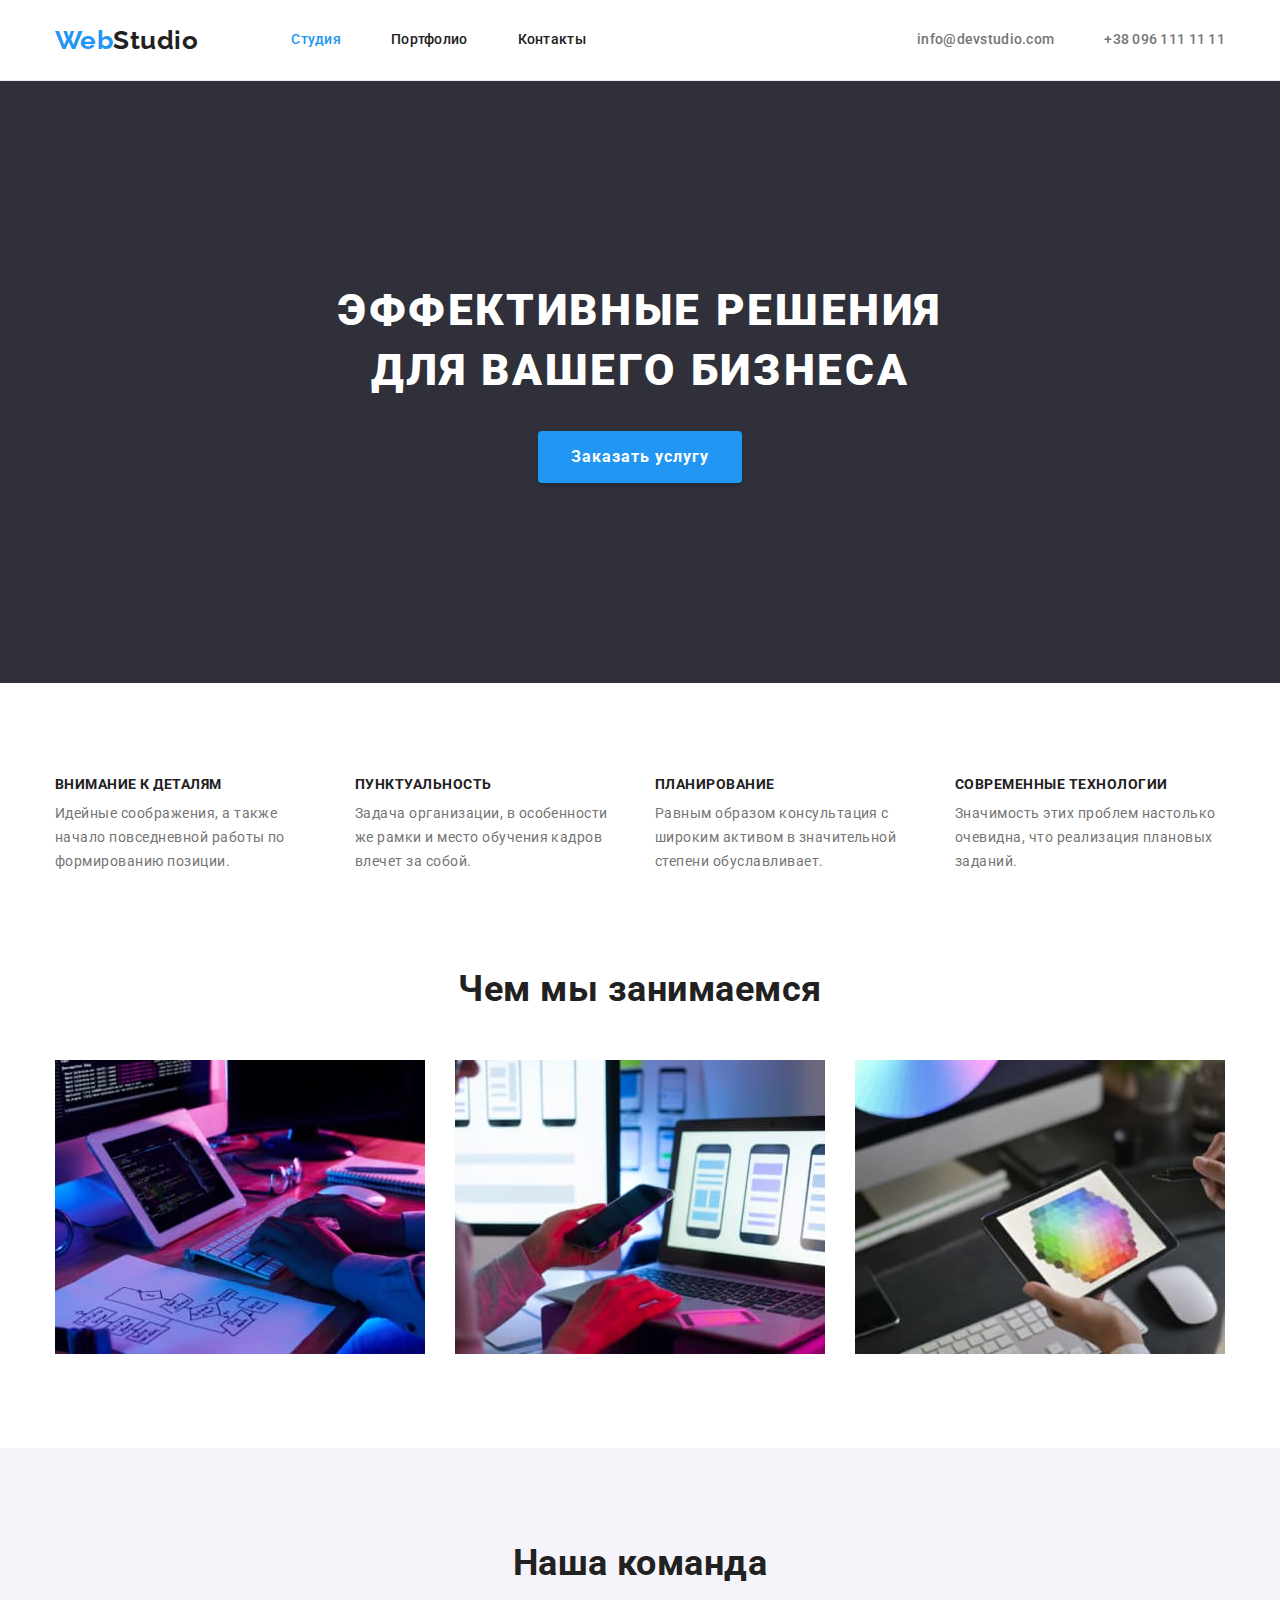
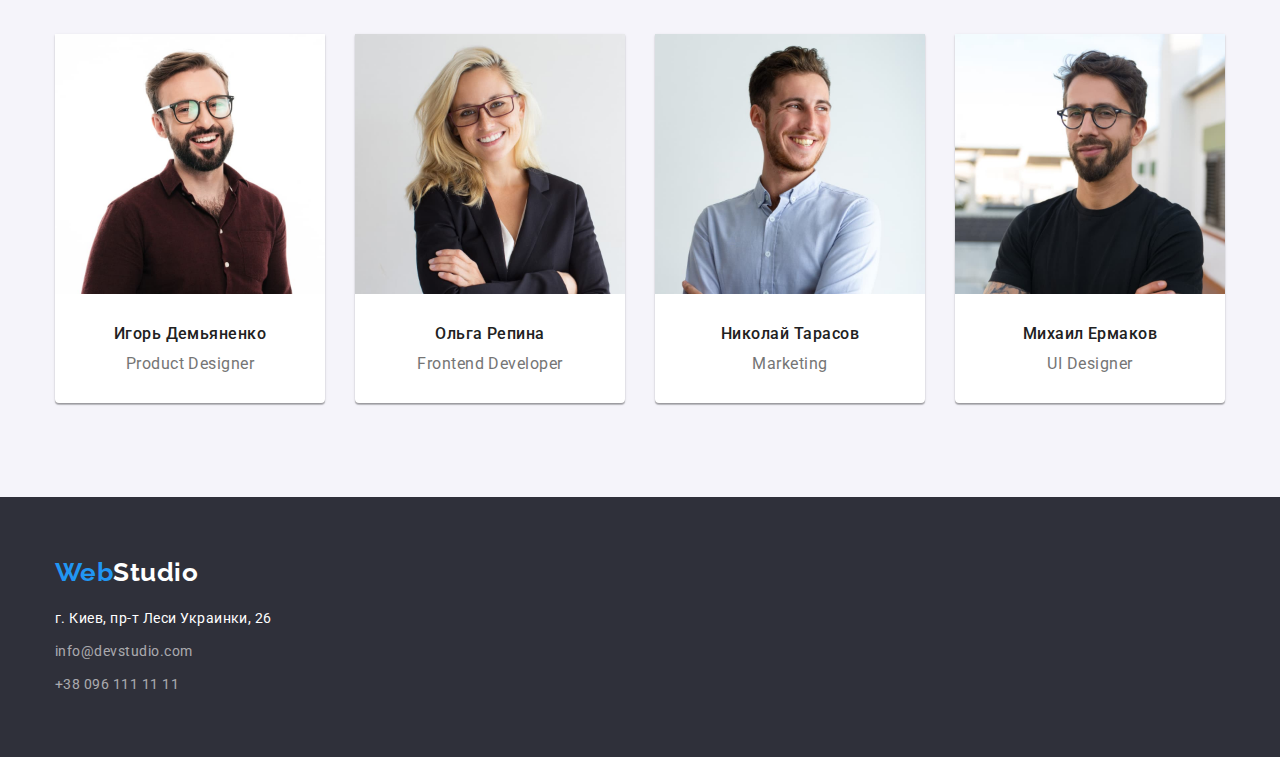
<file: index.html>
<!DOCTYPE html>
<html lang="ru">

<head>
    <meta charset="UTF-8">
    <meta http-equiv="X-UA-Compatible" content="IE=edge">
    <meta name="viewport" content="width=device-width, initial-scale=1.0">
    <title>Web Studio</title>
    <link href="https://fonts.googleapis.com/css2?family=Raleway:wght@700&family=Roboto:wght@400;500;700;900&display=swap"
        rel="stylesheet">
    <link rel="stylesheet" href="https://cdnjs.cloudflare.com/ajax/libs/modern-normalize/1.1.0/modern-normalize.min.css">
    <link rel="stylesheet" href="./css/styles.css">
</head>

<body>
    <!--Header-->
    <header class="page-header">
        <div class="container main-nav">
            <nav>
                <a href="./index.html" class="logo">Web<span class="black">Studio</span></a>
                <ul class="site-nav list">
                    <li class="item"><a href="./index.html" class="current">Студия</a></li>
                    <li class="item"><a href="./portfolio.html">Портфолио</a></li>
                    <li class="item"><a href="#contacts">Контакты</a></li>
                </ul>
            </nav>
            <ul class="header-contacts list">
                <li class="item"><a href="mailto:info@devstudio.com">info@devstudio.com</a></li>
                <li class="item"><a href="tel:+380961111111">+38 096 111 11 11</a></li>
            </ul>
        </div>
    </header>
    <main>
        <!-- Hero -->
        <div>
            <section class="hero">
                <h1 class="hero-title">Эффективные решения<br>для вашего бизнеса</h1>
                <button type="button" class="hero-button">Заказать услугу</button>
            </section>
        </div>
        <!-- Advantages -->
        <section class="section">
            <div class="container">
                <h2 class="section-title centered visually-hidden">Наши преимущества</h2>
                <ul class="advantages list">
                    <li class="item">
                        <h3 class="list-title">Внимание к деталям</h3>
                        <p class="list-text">Идейные соображения, а также начало повседневной работы по формированию позиции.</p>
                    </li>
                    <li class="item">
                        <h3 class="list-title">Пунктуальность</h3>
                        <p class="list-text">Задача организации, в особенности же рамки и место обучения кадров влечет за собой.</p>
                    </li>
                    <li class="item">
                        <h3 class="list-title">Планирование</h3>
                        <p class="list-text">Равным образом консультация с широким активом в значительной степени обуславливает.</p>
                    </li>
                    <li class="item">
                        <h3 class="list-title">Современные технологии</h3>
                        <p class="list-text">Значимость этих проблем настолько очевидна, что реализация плановых заданий.</p>
                    </li>
                </ul>
            </div>
        </section>
        <!-- Examples of Works -->
        <section class="section no-padding">
            <div class="container">
                <h2 class="section-title centered">Чем мы занимаемся</h2>
                <ul class="examples list">
                    <li class="item"><img src="./images/box1.jpg" alt="Фотография разработки high level workflow" width="370" height="294">
                    </li>
                    <li class="item"><img src="./images/box2.jpg" alt="Фотография разработки wire frames" width="370" height="294"></li>
                    <li class="item"><img src="./images/box3.jpg" alt="Фотография работы с цветовыми схемами" width="370" height="294">
                    </li>
                </ul>
            </div>
        </section>
        <!-- Our Team -->
        <section class="coworkers section">
            <div class="container">
                <h2 class="section-title centered">Наша команда</h2>
                <ul class="team list">
                    <li class="item">
                        <img src="./images/product-designer.jpg" alt="Product Designer's Photo" width="270" height="260">
                        <div class="team-card-content">
                            <h3 class="coworkers-list-title centered">Игорь Демьяненко</h3>
                            <p class="coworkers-position centered">Product Designer</p>
                        </div>
                    </li>
                    <li class="item">
                        <img src="./images/frontend-developer.jpg" alt="Frontend Developer's Photo" width="270" height="260">
                        <div class="team-card-content">
                            <h3 class="coworkers-list-title centered">Ольга Репина</h3>
                            <p class="coworkers-position centered">Frontend Developer</p>
                        </div>
                    </li>
                    <li class="item">
                        <img src="./images/marketing.jpg" alt="Marketing Specialist's Photo" width="270" height="260">
                        <div class="team-card-content">
                            <h3 class="coworkers-list-title centered">Николай Тарасов</h3>
                            <p class="coworkers-position centered">Marketing</p>
                        </div>
                    </li>
                    <li class="item">
                        <img src="./images/ui-designer.jpg" alt="UI Designer's Photo" width="270" height="260">
                        <div class="team-card-content">
                            <h3 class="coworkers-list-title centered">Михаил Ермаков</h3>
                            <p class="coworkers-position centered">UI Designer</p>
                        </div>
                    </li>
                </ul>
            </div>
        </section>
    </main>
    <!-- Footer -->
    <footer>
        <div class="container">
            <a href="./index.html" class="logo">Web<span class="white">Studio</span></a>
            <address id="contacts" class="address">
                г. Киев, пр-т Леси Украинки, 26
                <ul class="footer-contacts list">
                    <li class="item"><a href="mailto:info@devstudio.com">info@devstudio.com</a></li>
                    <li class="item"><a href="tel:+380961111111">+38 096 111 11 11</a></li>
                </ul>
            </address>
        </div>
    </footer>

</body>

</html>
</file>
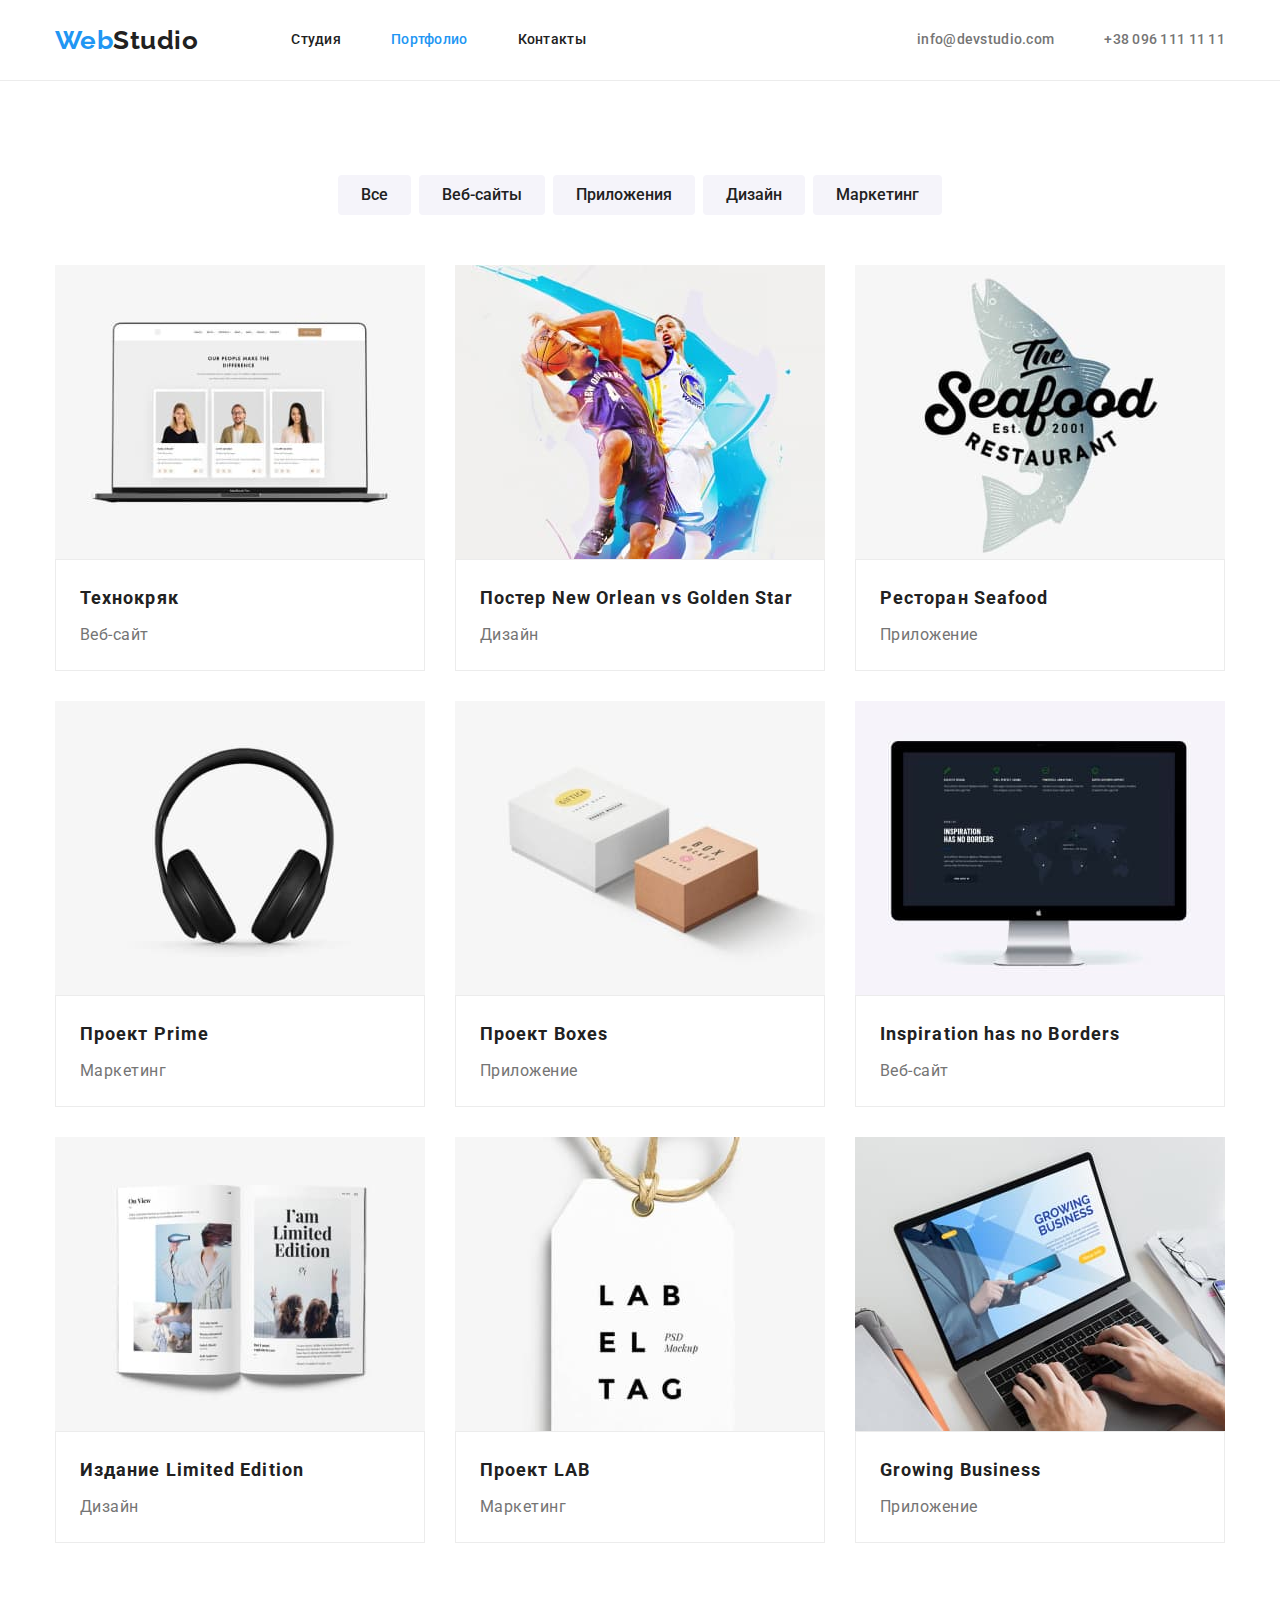
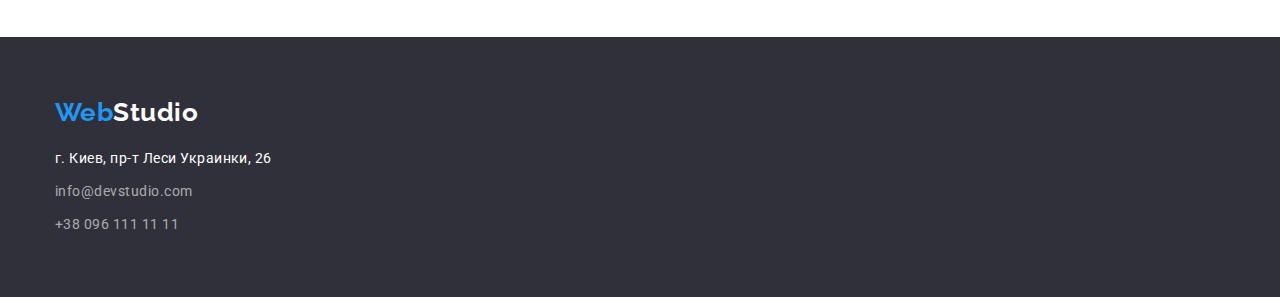
<file: portfolio.html>
<!DOCTYPE html>
<html lang="ru">

<head>
    <meta charset="UTF-8">
    <meta http-equiv="X-UA-Compatible" content="IE=edge">
    <meta name="viewport" content="width=device-width, initial-scale=1.0">
    <title>Portfolio</title>
    <link href="https://fonts.googleapis.com/css2?family=Raleway:wght@700&family=Roboto:wght@400;500;700;900&display=swap"
        rel="stylesheet">
    <link rel="stylesheet" href="https://cdnjs.cloudflare.com/ajax/libs/modern-normalize/1.1.0/modern-normalize.min.css">
    <link rel="stylesheet" href="./css/styles.css">
</head>

<body>
    <!--Header-->
    <header class="page-header">
        <div class="container main-nav">
            <nav><a href="./index.html" class="logo">Web<span class="black">Studio</span></a>
                <ul class="site-nav list">
                    <li class="item"><a href="./index.html">Студия</a></li>
                    <li class="item"><a href="./portfolio.html" class="current">Портфолио</a></li>
                    <li class="item"><a href="#contacts">Контакты</a></li>
                </ul>
            </nav>
            <ul class="header-contacts list">
                <li class="item"><a href="mailto:info@devstudio.com">info@devstudio.com</a></li>
                <li class="item"><a href="tel:+380961111111">+38 096 111 11 11</a></li>
            </ul>
        </div>
    </header>
    <main>
        <section class="section">
           <div class="container">
                <!-- Filters -->
                <ul class="filters list">
                    <li class="item"><button type="button">Все</button></li>
                    <li class="item"><button type="button">Веб-сайты</button></li>
                    <li class="item"><button type="button">Приложения</button></li>
                    <li class="item"><button type="button">Дизайн</button></li>
                    <li class="item"><button type="button">Маркетинг</button></li>
                </ul>
                <!-- Portfolio Works -->
                <ul class="card-set list">
                    <li class="item">
                        <div class="card-thumb">
                            <img src="./images/p1.jpg" alt="Технокряк site" width="370" height="294">
                        </div>
                        <div class="card-content">
                            <h3 class="card-title">Технокряк</h3>
                            <p class="card-text">Веб-сайт</p>
                            <p class="card-description visually-hidden">Технокряк это современная площадка распространения коронавируса.
                                Компании используют эту платформу для цифрового
                                шпионажа и атак на защищённые сервера конкурентов.</p>
                        </div>
                    </li>
                    <li class="item">
                        <div class="card-thumb">
                            <img src="./images/p2.jpg" alt="Постер New Orlean vs Golden Star" width="370" height="294">
                        </div>
                        <div class="card-content">
                            <h3 class="card-title">Постер New Orlean vs Golden Star</h3>
                            <p class="card-text">Дизайн</p>
                            <p class="card-description visually-hidden">Технокряк это современная площадка распространения коронавируса.
                                Компании используют эту платформу для цифрового
                                шпионажа и атак на защищённые сервера конкурентов.</p>
                        </div>
                    </li>
                    <li class="item">
                        <div class="card-thumb">
                            <img src="./images/p3.jpg" alt="Логотип ресторана Seafood" width="370" height="294">
                        </div>
                       <div class="card-content">
                            <h3 class="card-title">Ресторан Seafood</h3>
                            <p class="card-text">Приложение</p>
                            <p class="card-description visually-hidden">Технокряк это современная площадка распространения коронавируса.
                                Компании используют эту платформу для цифрового
                                шпионажа и атак на защищённые сервера конкурентов.</p>
                       </div>
                    </li>
                    <li class="item">
                        <div class="card-thumb">
                            <img src="./images/p4.jpg" alt="Черные наушники" width="370" height="294">
                        </div>
                        <div class="card-content">
                            <h3 class="card-title">Проект Prime</h3>
                            <p class="card-text">Маркетинг</p>
                            <p class="card-description visually-hidden">Технокряк это современная площадка распространения коронавируса.
                                Компании используют эту платформу для цифрового
                                шпионажа и атак на защищённые сервера конкурентов.</p>
                        </div>
                    </li>
                    <li class="item">
                        <div class="card-thumb">
                            <img src="./images/p5.jpg" alt="Два Картонных Бокса" width="370" height="294">
                        </div>
                        <div class="card-content">
                            <h3 class="card-title">Проект Boxes</h3>
                            <p class="card-text">Приложение</p>
                            <p class="card-description visually-hidden">Технокряк это современная площадка распространения коронавируса.
                                Компании используют эту платформу для цифрового
                                шпионажа и атак на защищённые сервера конкурентов.</p>
                        </div>
                    </li>
                    <li class="item">
                        <div class="card-thumb">
                            <img src="./images/p6.jpg" alt="Веб-сайт Inspiration has no Borders" width="370" height="294">
                        </div>
                        <div class="card-content">
                            <h3 class="card-title">Inspiration has no Borders</h3>
                            <p class="card-text">Веб-сайт</p>
                            <p class="card-description visually-hidden">Технокряк это современная площадка распространения коронавируса.
                                Компании используют эту платформу для цифрового
                                шпионажа и атак на защищённые сервера конкурентов.</p>
                        </div>
                    </li>
                    <li class="item">
                        <div class="card-thumb">
                            <img src="./images/p7.jpg" alt="Развернуте Издание Limited Edition" width="370" height="294">
                        </div>
                        <div class="card-content">
                            <h3 class="card-title">Издание Limited Edition</h3>
                            <p class="card-text">Дизайн</p>
                            <p class="card-description visually-hidden">Технокряк это современная площадка распространения коронавируса.
                                Компании используют эту платформу для цифрового
                                шпионажа и атак на защищённые сервера конкурентов.</p>
                        </div>
                    </li>
                    <li class="item">
                        <div class="card-thumb">
                            <img src="./images/p8.jpg" alt="Белая Бирка с Лого Проекта LAB" width="370" height="294">
                        </div>
                        <div class="card-content">
                            <h3 class="card-title">Проект LAB</h3>
                            <p class="card-text">Маркетинг</p>
                            <p class="card-description visually-hidden">Технокряк это современная площадка распространения коронавируса.
                                Компании используют эту платформу для цифрового
                                шпионажа и атак на защищённые сервера конкурентов.</p>
                        </div>
                    </li>
                    <li class="item">
                        <div class="card-thumb">
                            <img src="./images/p9.jpg" alt="Ноутбук с Открытым Приложением Growing Business" width="370" height="294">
                        </div>
                        <div class="card-content">
                            <h3 class="card-title">Growing Business</h3>
                            <p class="card-text">Приложение</p>
                            <p class="card-description visually-hidden">Технокряк это современная площадка распространения коронавируса.
                                Компании используют эту платформу для цифрового
                                шпионажа и атак на защищённые сервера конкурентов.</p>
                        </div>
                    </li>
                </ul>
           </div>
        </section>

    </main>
    <!-- Footer -->
    <footer>
        <div class="container">
            <a href="./index.html" class="logo">Web<span class="white">Studio</span></a>
            <address id="contacts" class="address">
                г. Киев, пр-т Леси Украинки, 26
                <ul class="footer-contacts list">
                    <li class="item"><a href="mailto:info@devstudio.com">info@devstudio.com</a></li>
                    <li class="item"><a href="tel:+380961111111">+38 096 111 11 11</a></li>
                </ul>
            </address>
        </div>
    </footer>
</body>

</html>
</file>
<file: css/styles.css>
/* цвет основоного текста #757575
черный цвет #212121
белый цвет #FFFFFF
белый прозрачный цвет текста rgba(255, 255, 255, 0.6)
акцент # 2196F3
вторичный цвет фона #F5F4FA */
/* темный цвет фона #2F303A */
:root {
  --primary-text-color: #757575;
  --title-text-color: #212121;
  --accent-color: #2196f3;
  --white-color: #ffffff;
  --transparent-white-color: rgba(255, 255, 255, 0.6);
  --secondary-background-color: #f5f4fa;
  --dark-background-color: #2f303a;
  --card-set-gap: 30px;
  --center-border: 1px solid #ececec;
}
html {
  box-sizing: border-box;
}
*,
*::before,
*::after {
  box-sizing: inherit;
}
body {
  background-color: var(--white-color);
  color: var(--primary-text-color);
  font-family: Roboto, sans-serif;
  letter-spacing: 0.03em;
}
h1,
h2,
h3,
h4,
h5,
h6,
p {
  margin: 0;
  padding: 0;
}
img {
  display: block;
  max-width: 100%;
  height: auto;
}
.container {
  padding-left: 15px;
  padding-right: 15px;
  margin: 0 auto;
  width: 1200px;
}

.list {
  margin: 0;
  padding: 0;

  list-style: none;
}
.visually-hidden {
  display: none;
}
.centered {
  text-align: center;
}
/* Logo */
.logo {
  color: var(--accent-color);
  font-family: Raleway, sans-serif;
  text-decoration: none;
  font-weight: 700;
  font-size: 26px;
  line-height: 1.19;
}
.logo .black {
  color: var(--title-text-color);
}
.logo .white {
  display: inline-block;
  margin-bottom: 20px;

  color: var(--white-color);
}
/* Header */
.page-header {
  border-bottom: var(--center-border);
}
.main-nav {
  display: flex;
  align-items: center;
}
.main-nav > nav {
  display: flex;
  align-items: center;
}
/* Site-Nav */
.site-nav {
  margin-left: 93px;
}
.site-nav .current {
  color: var(--accent-color);
}
.site-nav a {
  display: block;
  padding-top: 32px;
  padding-bottom: 32px;

  color: var(--title-text-color);
  text-decoration: none;
}
.site-nav a:hover,
.site-nav a:focus {
  color: var(--accent-color);
}
.site-nav,
.header-contacts {
  display: flex;

  font-weight: 500;
  font-size: 14px;
  line-height: 1.14;
  letter-spacing: 0.02em;
}
.site-nav .item + .item,
.header-contacts .item + .item {
  margin-left: 50px;
}

/* Header Contacts */
.header-contacts {
  margin-left: auto;
}
.header-contacts a {
  display: block;
  padding-top: 32px;
  padding-bottom: 32px;

  color: var(--primary-text-color);
  text-decoration: none;
}
.header-contacts a:hover,
.header-contacts a:focus {
  color: var(--accent-color);
}

/* Hero */
.hero {
  background-color: var(--dark-background-color);
  text-align: center;
  padding: 200px 0;
}
.hero-title {
  margin-bottom: 30px;

  color: var(--white-color);
  font-weight: 900;
  font-size: 44px;
  line-height: 1.36;
  letter-spacing: 0.06em;
  text-transform: uppercase;
}
.hero-button {
  padding: 10px 32px;
  border: 1px solid transparent;
  border-radius: 4px;

  background-color: var(--accent-color);
  color: var(--white-color);
  font-family: inherit;
  font-weight: 700;
  font-size: 16px;
  line-height: 1.87;
  cursor: pointer;
  letter-spacing: 0.06em;
  box-shadow: 0px 4px 4px rgba(0, 0, 0, 0.15);
}
/* Sections */
.section-title,
.list-title,
.coworkers-list-title {
  color: var(--title-text-color);
}
.section {
  padding-top: 94px;
  padding-bottom: 94px;
}
.section.no-padding {
  padding-top: 0;
}

.section-title {
  margin-bottom: 50px;

  font-weight: 700;
  font-size: 36px;
  line-height: 1.17;
}
.list-title {
  margin-bottom: 10px;

  font-weight: 700;
  font-size: 14px;
  line-height: 1.14;
  text-transform: uppercase;
}
.list-text {
  font-size: 14px;
  line-height: 1.71;
}
/* Advantadges Section */
.advantages {
  display: flex;
  flex-wrap: wrap;
  justify-content: space-between;
}
.advantages .item {
  width: 270px;
}

/* Examples Section */
.examples {
  display: flex;
  margin-left: calc(-1 * var(--card-set-gap));
  margin-top: calc(-1 * var(--card-set-gap));
  /* margin: -15px; */
}
.examples > .item {
  flex-basis: calc(100% / 3 - var(--card-set-gap));
  margin-left: var(--card-set-gap);
  margin-top: var(--card-set-gap);
  /* margin: 15px; */
}

/* Coworkers/Team Section */
.coworkers {
  background-color: var(--secondary-background-color);
}
.coworkers-list-title {
  margin-bottom: 10px;

  font-weight: 500;
  font-size: 16px;
  line-height: 1.19;
}
.coworkers-position {
  font-size: 16px;
  line-height: 1.19;
}
.team {
  display: flex;
  margin: -15px;
  /* margin-left: calc(-1 * var(--card-set-gap));
  margin-top: calc(-1 * var(--card-set-gap)); */
}
.team > .item {
  margin: 15px;
  /* flex-basis: calc(100% / 3 - var(--card-set-gap));
  margin-left: var(--card-set-gap);
  margin-top: var(--card-set-gap); */

  background-color: var(--white-color);
  box-shadow: 0px 1px 3px rgba(0, 0, 0, 0.12), 0px 1px 1px rgba(0, 0, 0, 0.14),
    0px 2px 1px rgba(0, 0, 0, 0.2);
  border-radius: 0px 0px 4px 4px;
}
.team-card-content {
  margin: 30px 0;
}

/* Footer */
footer {
  background-color: var(--dark-background-color);
  padding-top: 60px;
  padding-bottom: 60px;
}
.address {
  color: var(--white-color);
  font-style: normal;
  font-size: 14px;
  line-height: 1.71;
}
.footer-contacts > .item {
  margin-top: 9px;
}
.footer-contacts a {
  color: var(--transparent-white-color);
  text-decoration: none;
}
.footer-contacts a:hover,
.footer-contacts a:focus {
  color: var(--accent-color);
}
/* Portfolio Filters*/
.filters {
  display: flex;
  justify-content: center;
}
.filters.list {
  margin-bottom: 50px;
}
.filters > .item + .item {
  margin-left: 8px;
}
.filters button {
  border: 1px solid transparent;
  border-radius: 4px;
  padding: 6px 22px;

  background-color: var(--secondary-background-color);
  color: var(--title-text-color);
  text-align: center;
  font-family: inherit;
  font-weight: 500;
  font-size: 16px;
  line-height: 1.62;
  cursor: pointer;
}
.filters button:hover,
.filters button:focus {
  background-color: var(--accent-color);
  color: var(--white-color);
  box-shadow: 0px 3px 1px rgba(0, 0, 0, 0.1), 0px 1px 2px rgba(0, 0, 0, 0.08),
    0px 2px 2px rgba(0, 0, 0, 0.12);
}

/* Portfolio Cards */
.card-title {
  font-weight: 700;
  font-size: 18px;
  line-height: 2;
  letter-spacing: 0.06em;
  color: var(--title-text-color);
}
.card-text {
  margin-top: 4px;

  font-size: 16px;
  line-height: 1.87;
}
.card-description {
  background-color: var(--accent-color);
  color: var(--white-color);
  font-size: 18px;
  line-height: 1.56;
}
.card-set {
  display: flex;
  flex-wrap: wrap;
  margin-left: calc(-1 * var(--card-set-gap));
  margin-top: calc(-1 * var(--card-set-gap));
}
.card-set > .item {
  flex-basis: calc(100% / 3 - var(--card-set-gap));
  margin-left: var(--card-set-gap);
  margin-top: var(--card-set-gap);
}

.card-content {
  padding: 20px 24px;
  border: var(--center-border);
}
</file>
